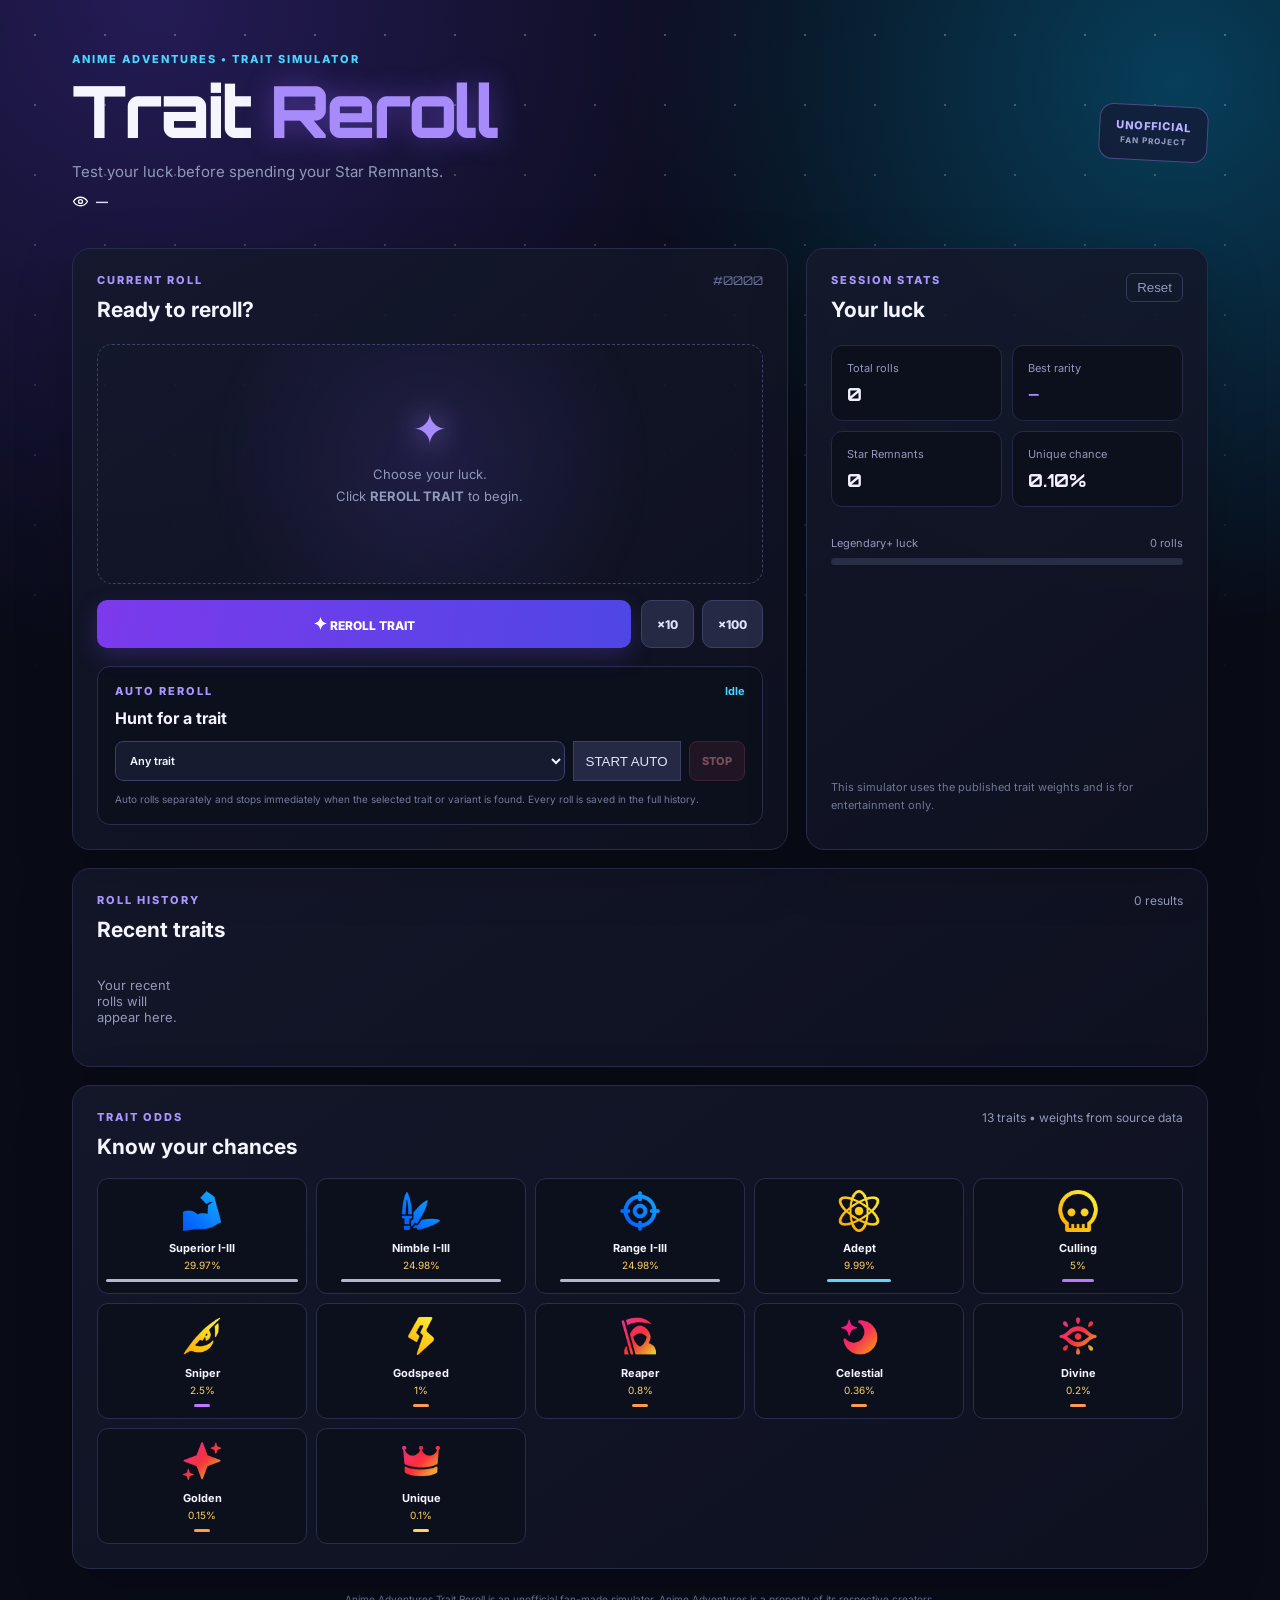
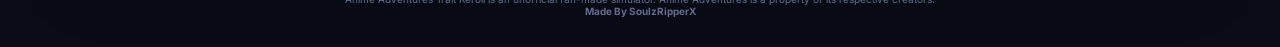
<file: traits/index.html>
<!doctype html>
<html lang="en">
<head>
  <meta charset="UTF-8" />
  <meta name="viewport" content="width=device-width, initial-scale=1.0" />
  <meta name="theme-color" content="#090b17" />
  <title>Anime Adventures — Trait Reroll</title>
  <link rel="preconnect" href="https://fonts.googleapis.com">
  <link rel="preconnect" href="https://fonts.gstatic.com" crossorigin>
  <link href="https://fonts.googleapis.com/css2?family=Inter:wght@400;500;600;700;800&family=Orbitron:wght@600;800&display=swap" rel="stylesheet">
  <link rel="stylesheet" href="style.css" />
  <link rel="stylesheet" href="fix.css" />
</head>
<body>
  <div class="stars"></div>
  <main class="shell">
    <header class="hero">
      <div>
        <p class="eyebrow">ANIME ADVENTURES • TRAIT SIMULATOR</p>
        <h1>Trait <span>Reroll</span></h1>
        <p class="subtitle">Test your luck before spending your Star Remnants.</p>
        <span class="visitor-counter" data-counter-key="anime-adventures-traits" aria-label="Trait website visits"><svg class="visitor-eye" viewBox="0 0 24 24" aria-hidden="true"><path d="M2.1 12s3.6-6 9.9-6 9.9 6 9.9 6-3.6 6-9.9 6-9.9-6-9.9-6Z"/><circle cx="12" cy="12" r="2.8"/></svg><span data-count>—</span></span>
      </div>
      <div class="hero-badge">UNOFFICIAL<br><small>FAN PROJECT</small></div>
    </header>

    <section class="dashboard">
      <div class="panel roll-panel">
        <div class="panel-heading">
          <div><p class="kicker">CURRENT ROLL</p><h2 id="resultTitle">Ready to reroll?</h2></div>
          <div class="roll-number" id="rollNumber">#0000</div>
        </div>
        <div class="result-card" id="resultCard">
          <div class="result-placeholder"><div class="dice">✦</div><p>Choose your luck.<br>Click <b>REROLL TRAIT</b> to begin.</p></div>
        </div>
        <div class="controls">
          <button class="primary" id="rollBtn"><span>✦</span> REROLL TRAIT</button>
          <div class="quick-rolls">
            <button class="secondary" data-rolls="10">×10</button>
            <button class="secondary" data-rolls="100">×100</button>
          </div>
        </div>
        <div class="auto-box">
          <div class="panel-heading"><div><p class="kicker">AUTO REROLL</p><h2>Hunt for a trait</h2></div><span class="auto-status" id="autoStatus">Idle</span></div>
          <div class="auto-controls">
            <select id="autoTarget" aria-label="Choose target trait"></select>
            <button class="secondary" id="autoStart">START AUTO</button>
            <button class="stop" id="autoStop" disabled>STOP</button>
          </div>
          <p class="auto-help">Auto rolls separately and stops immediately when the selected trait or variant is found. Every roll is saved in the full history.</p>
        </div>
      </div>

      <div class="panel stats-panel">
        <div class="panel-heading"><div><p class="kicker">SESSION STATS</p><h2>Your luck</h2></div><button class="reset" id="resetBtn">Reset</button></div>
        <div class="stat-grid">
          <div class="stat"><span>Total rolls</span><strong id="totalRolls">0</strong></div>
          <div class="stat"><span>Best rarity</span><strong id="bestRarity">—</strong></div>
          <div class="stat"><span>Star Remnants</span><strong id="remnants">0</strong></div>
          <div class="stat"><span>Unique chance</span><strong>0.10%</strong></div>
        </div>
        <div class="meter-label"><span>Legendary+ luck</span><span id="rareCount">0 rolls</span></div>
        <div class="meter"><div id="rareMeter"></div></div>
        <p class="note">This simulator uses the published trait weights and is for entertainment only.</p>
      </div>
    </section>

    <section class="panel history-panel">
      <div class="panel-heading"><div><p class="kicker">ROLL HISTORY</p><h2>Recent traits</h2></div><span class="history-count" id="historyCount">0 results</span></div>
      <div class="history" id="history"><div class="empty-history">Your recent rolls will appear here.</div></div>
    </section>

    <section class="panel odds-panel">
      <div class="panel-heading"><div><p class="kicker">TRAIT ODDS</p><h2>Know your chances</h2></div><span class="updated">13 traits • weights from source data</span></div>
      <div class="odds-grid" id="oddsGrid"></div>
    </section>

    <footer>Anime Adventures Trait Reroll is an unofficial fan-made simulator. Anime Adventures is a property of its respective creators.<br><strong>Made By SoulzRipperX</strong></footer>
  </main>
  <div class="trait-modal" id="traitModal" hidden><div class="trait-modal-card"><button class="modal-close" id="modalClose" aria-label="Close">×</button><img id="modalIcon" alt=""><p class="kicker">TRAIT INFORMATION</p><h2 id="modalTitle"></h2><p id="modalChance"></p><div id="modalDescription"></div></div></div>
  <script src="script.js"></script>
  <script src="../views.js" data-counter-key="anime-adventures-traits"></script>
</body>
</html>
</file>
<file: traits/style.css>
:root{--bg:#090b17;--panel:#111426;--panel2:#171b30;--line:#272c48;--text:#f4f5ff;--muted:#9298b9;--accent:#8b5cf6;--cyan:#46d8ff;--gold:#ffd166}
*{box-sizing:border-box}body{margin:0;color:var(--text);background:radial-gradient(circle at 12% 0%,#241b55 0,transparent 33%),radial-gradient(circle at 92% 5%,#073e5a 0,transparent 28%),var(--bg);font-family:Inter,system-ui,sans-serif;min-height:100vh}.stars{position:fixed;inset:0;pointer-events:none;opacity:.27;background-image:radial-gradient(#fff 1px,transparent 1px);background-size:70px 70px;mask-image:linear-gradient(to bottom,#000,transparent 80%)}
.shell{position:relative;max-width:1180px;margin:auto;padding:52px 22px 30px}.hero{display:flex;justify-content:space-between;gap:30px;align-items:center;margin-bottom:34px}.eyebrow,.kicker{color:var(--cyan);font-size:11px;font-weight:800;letter-spacing:2px;margin:0 0 10px}.hero h1{font:800 clamp(42px,7vw,72px)/.95 Orbitron,sans-serif;margin:0;letter-spacing:-3px}.hero h1 span{color:#a78bfa;text-shadow:0 0 28px #8b5cf677}.subtitle{color:var(--muted);margin:18px 0 0;font-size:15px}.hero-badge{border:1px solid #4c4a83;color:#b9b2ff;text-align:center;border-radius:14px;padding:13px 16px;font-size:11px;font-weight:800;letter-spacing:1px;background:#171532aa;transform:rotate(3deg)}.hero-badge small{font-size:8px;color:var(--muted)}
.dashboard{display:grid;grid-template-columns:1.28fr .72fr;gap:18px}.panel{background:linear-gradient(145deg,#15192cdd,#0f1221dd);border:1px solid var(--line);border-radius:18px;box-shadow:0 18px 60px #0003;padding:24px}.panel-heading{display:flex;align-items:flex-start;justify-content:space-between;gap:12px}.panel h2{font-size:21px;margin:0}.kicker{color:#a897ff}.roll-number,.history-count,.updated{color:var(--muted);font-size:12px}.roll-number{font-family:Orbitron;color:#6c7399}.result-card{height:240px;border:1px dashed #3d4268;border-radius:15px;margin:22px 0 16px;display:grid;place-items:center;background:radial-gradient(circle,#272354aa,transparent 62%);overflow:hidden}.result-placeholder{text-align:center;color:var(--muted);line-height:1.7;font-size:13px}.dice{color:#a78bfa;font-size:42px;line-height:1;margin-bottom:8px;text-shadow:0 0 30px #a78bfa}.result-content{text-align:center;animation:pop .35s ease-out}.result-icon{width:100px;height:100px;object-fit:contain;filter:drop-shadow(0 12px 22px #0008)}.result-content h3{font:800 27px Orbitron;margin:8px 0 4px}.result-content p{color:var(--muted);font-size:12px;margin:0}.result-content .chance{color:var(--gold);font-weight:700;margin-top:8px}@keyframes pop{from{transform:scale(.65);opacity:0}to{transform:scale(1);opacity:1}}
.controls{display:flex;gap:10px}.controls button{height:48px;border-radius:10px;border:0;font:800 12px Inter;cursor:pointer;transition:.18s}.controls button:hover{transform:translateY(-2px)}.primary{background:linear-gradient(100deg,#7c3aed,#4f46e5);color:white;flex:1;box-shadow:0 8px 22px #6844e544}.primary span{font-size:17px}.quick-rolls{display:flex;gap:8px}.secondary{background:#252943;color:#dfe2ff;padding:0 15px;border:1px solid #3b4165!important}.toggle-row{display:flex;align-items:center;gap:9px;color:#b9bdd5;font-size:12px;margin-top:17px}.toggle-row em{color:#9f8cff;font-style:normal;margin-left:auto}.toggle-row input{display:none}.switch{width:31px;height:18px;border-radius:20px;background:#363b5a;position:relative}.switch:after{content:'';position:absolute;width:12px;height:12px;top:3px;left:3px;border-radius:50%;background:#9da3c1;transition:.2s}.toggle-row input:checked+.switch{background:#7045de}.toggle-row input:checked+.switch:after{left:16px;background:#fff}
.stats-panel{display:flex;flex-direction:column}.reset{background:none;border:1px solid #343957;border-radius:7px;color:var(--muted);padding:6px 10px;cursor:pointer}.stat-grid{display:grid;grid-template-columns:1fr 1fr;gap:10px;margin:23px 0}.stat{padding:15px;background:#0c0f1c;border:1px solid #242945;border-radius:11px}.stat span{display:block;color:var(--muted);font-size:11px;margin-bottom:8px}.stat strong{font:700 18px Orbitron;color:#f3f1ff}.stat:nth-child(2) strong{color:#a78bfa;font-size:14px}.meter-label{display:flex;justify-content:space-between;color:var(--muted);font-size:11px;margin:6px 0 8px}.meter{height:7px;border-radius:10px;background:#292d46;overflow:hidden}.meter div{height:100%;width:0;background:linear-gradient(90deg,#7c3aed,#f43f5e);transition:width .3s}.note{font-size:11px;line-height:1.6;color:#707798;margin-top:auto;padding-top:24px}
.history-panel,.odds-panel{margin-top:18px}.history{display:flex;gap:9px;overflow:auto;padding-top:18px;min-height:79px}.empty-history{color:var(--muted);font-size:13px;padding:17px 0}.history-item{flex:0 0 76px;text-align:center;background:#0c0f1c;border:1px solid #292e4a;border-radius:10px;padding:8px 4px}.history-item img{width:35px;height:35px;object-fit:contain}.history-item div{font-size:10px;font-weight:700;white-space:nowrap;overflow:hidden;text-overflow:ellipsis}.history-item small{font-size:9px;color:var(--muted)}.odds-grid{display:grid;grid-template-columns:repeat(5,1fr);gap:9px;margin-top:19px}.odds-item{position:relative;background:#0c0f1c;border:1px solid #292e4a;border-radius:11px;padding:11px 8px;text-align:center}.odds-item img{width:42px;height:42px;object-fit:contain}.odds-item .name{font-size:11px;font-weight:700;margin-top:5px}.odds-item .pct{font-size:10px;color:var(--gold);margin-top:4px}.odds-item .bar{height:3px;background:var(--rarity);width:var(--width);border-radius:3px;margin:8px auto 0}.odds-item:hover{border-color:#7162cf;transform:translateY(-2px)}footer{text-align:center;color:#656b8d;font-size:10px;margin:24px 0 0}
@media(max-width:760px){.shell{padding-top:30px}.hero{align-items:flex-start}.hero-badge{display:none}.dashboard{grid-template-columns:1fr}.result-card{height:210px}.odds-grid{grid-template-columns:repeat(3,1fr)}.updated{display:none}}@media(max-width:420px){.odds-grid{grid-template-columns:repeat(2,1fr)}.controls{flex-wrap:wrap}.primary{flex-basis:100%}.quick-rolls{width:100%}.secondary{flex:1}}
.history{display:grid;grid-template-columns:repeat(auto-fill,minmax(76px,1fr));gap:9px;padding-top:18px;min-height:79px;max-height:420px;overflow:auto}.history-item{flex:initial}.auto-box{margin-top:18px;padding:17px;border:1px solid #292e4a;border-radius:13px;background:#0c0f1c}.auto-box h2{font-size:16px}.auto-status{color:var(--cyan);font-size:11px;font-weight:700}.auto-controls{display:flex;gap:8px;margin-top:13px}.auto-controls select{min-width:0;flex:1;background:#171b30;color:var(--text);border:1px solid #3a4166;border-radius:8px;padding:0 10px;font:600 11px Inter}.auto-controls button{height:40px;padding:0 12px}.stop{background:#3b1e31;color:#ff9cae;border:1px solid #7a3b54;border-radius:8px;font:800 11px Inter;cursor:pointer}.stop:disabled,.secondary:disabled{opacity:.45;cursor:not-allowed}.auto-help{color:#747b9b;font-size:10px;line-height:1.5;margin:11px 0 0}
.odds-item{cursor:pointer;font:inherit}.odds-item.selected{border-color:#a78bfa;box-shadow:0 0 0 2px #8b5cf644}.trait-modal{position:fixed;inset:0;z-index:20;display:grid;place-items:center;padding:20px;background:#050711bb;backdrop-filter:blur(8px)}.trait-modal[hidden]{display:none}.trait-modal-card{position:relative;width:min(440px,100%);padding:30px 26px 26px;text-align:center;background:linear-gradient(145deg,#1b1f3bdd,#101326f5);border:1px solid #55558c;border-radius:18px;box-shadow:0 25px 80px #000b}.trait-modal-card img{width:86px;height:86px;object-fit:contain;filter:drop-shadow(0 10px 18px #0008)}.trait-modal-card h2{margin:5px 0 8px;font-size:25px}.trait-modal-card #modalChance{color:var(--gold);font-weight:700;font-size:12px}.trait-modal-card #modalDescription{margin-top:15px;color:#c9cde4;font-size:13px;line-height:1.8}.modal-close{position:absolute;top:10px;right:13px;width:30px;height:30px;border:0;border-radius:50%;background:#2b2f4a;color:#e9eaff;font-size:22px;line-height:1;cursor:pointer}.modal-close:hover{background:#5b3ca8}
</file>
<file: traits/fix.css>
.odds-item{color:var(--text)}
.visitor-counter{display:inline-flex;align-items:center;gap:7px;margin-top:12px;color:#dce3ff;font-size:12px;font-weight:700}.visitor-eye{width:17px;height:17px;fill:none;stroke:#fff;stroke-width:1.8;stroke-linecap:round;stroke-linejoin:round}
</file>
